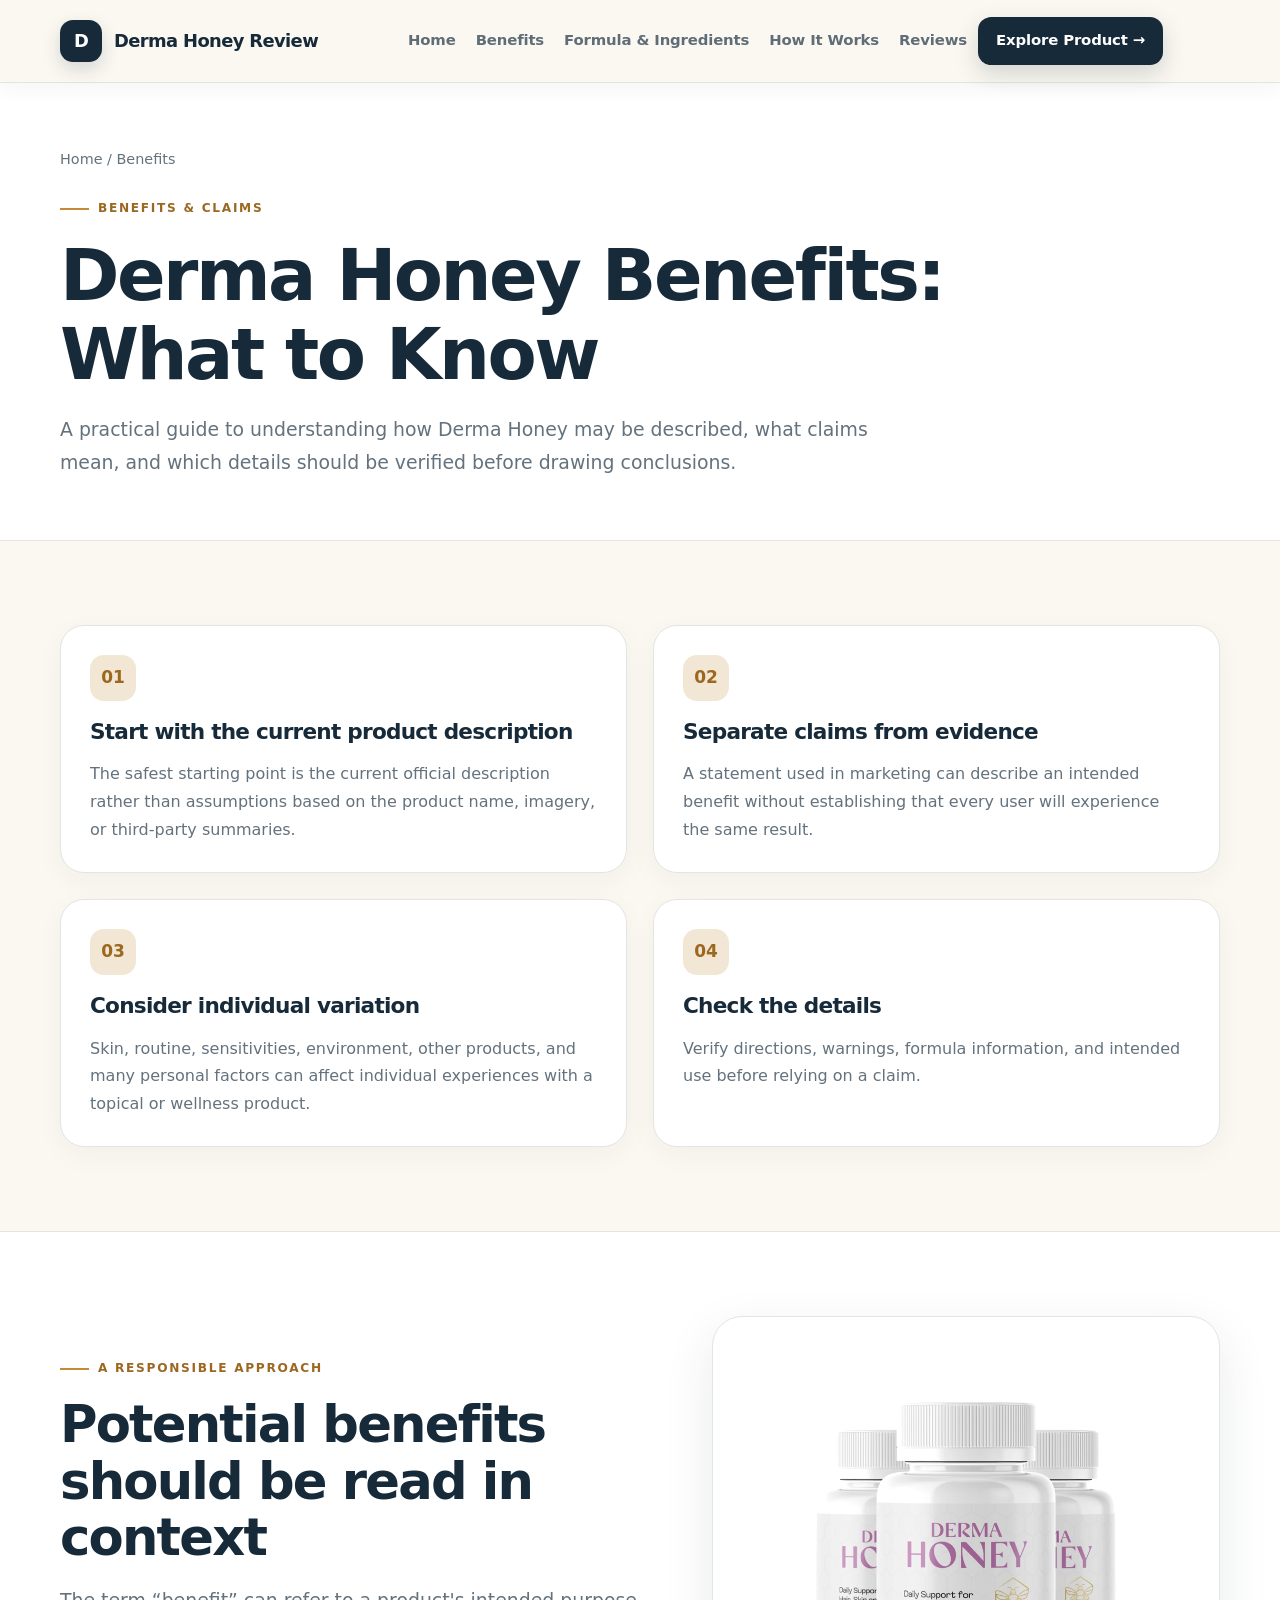
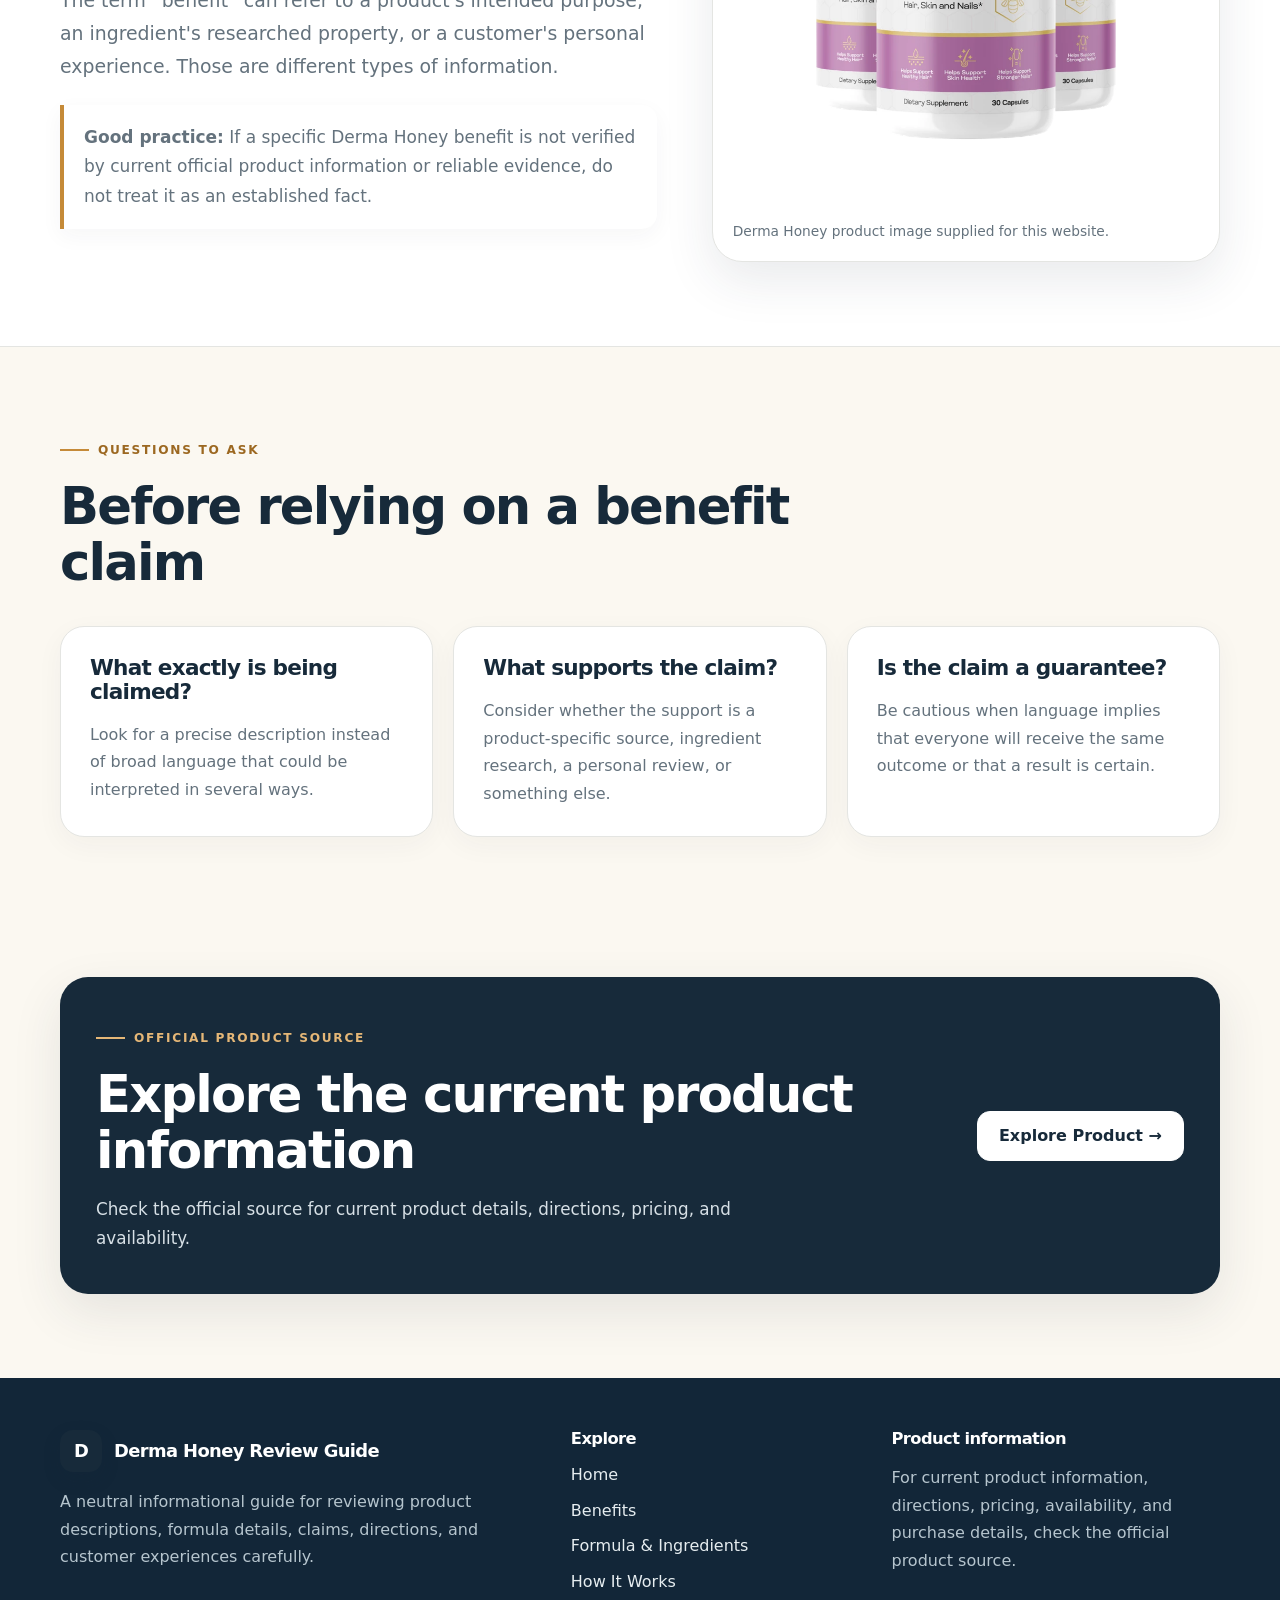
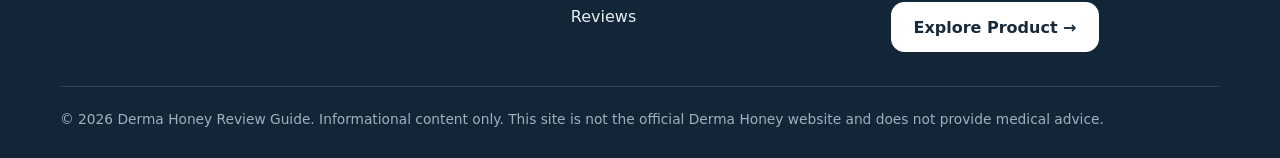
<file: benefits.html>
<!doctype html>
<html lang="en">
<head>
<meta charset="utf-8">
<meta name="viewport" content="width=device-width, initial-scale=1">
<title>Derma Honey Benefits: What to Know</title>
<meta name="description" content="Understand Derma Honey benefits and product claims with a neutral, informational review guide.">
<link rel="stylesheet" href="style.css">
</head>
<body>

<header class="site-header" aria-label="Derma Honey website header">
  <div class="container nav">
    <a class="brand" href="index.html"><span class="brand-mark">D</span><span>Derma Honey Review</span></a>
    <nav class="nav-links" aria-label="Primary navigation">
      <a href="index.html">Home</a>
      <a href="benefits.html">Benefits</a>
      <a href="formula.html">Formula &amp; Ingredients</a>
      <a href="how-it-works.html">How It Works</a>
      <a href="reviews.html">Reviews</a>
      <a class="header-cta" href="https://taptobuynow.com/dermahoney/" target="_blank" rel="noopener">Explore Product →</a>
    </nav>
  </div>
</header>


<main>
<section class="article-hero">
  <div class="container">
    <div class="breadcrumb"><a href="index.html">Home</a> / Benefits</div>
    <div class="eyebrow">Benefits &amp; claims</div>
    <h1>Derma Honey Benefits: What to Know</h1>
    <p class="lead">A practical guide to understanding how Derma Honey may be described, what claims mean, and which details should be verified before drawing conclusions.</p>
  </div>
</section>
<section class="section">
  <div class="container">
    <div class="grid-2">
      <article class="card"><div class="icon">01</div><h3>Start with the current product description</h3><p>The safest starting point is the current official description rather than assumptions based on the product name, imagery, or third-party summaries.</p></article>
      <article class="card"><div class="icon">02</div><h3>Separate claims from evidence</h3><p>A statement used in marketing can describe an intended benefit without establishing that every user will experience the same result.</p></article>
      <article class="card"><div class="icon">03</div><h3>Consider individual variation</h3><p>Skin, routine, sensitivities, environment, other products, and many personal factors can affect individual experiences with a topical or wellness product.</p></article>
      <article class="card"><div class="icon">04</div><h3>Check the details</h3><p>Verify directions, warnings, formula information, and intended use before relying on a claim.</p></article>
    </div>
  </div>
</section>
<section class="section image-section">
  <div class="container image-panel reverse">
    <div class="image-copy">
      <div class="eyebrow">A responsible approach</div>
      <h2>Potential benefits should be read in context</h2>
      <p class="lead">The term “benefit” can refer to a product's intended purpose, an ingredient's researched property, or a customer's personal experience. Those are different types of information.</p>
      <div class="note"><strong>Good practice:</strong> If a specific Derma Honey benefit is not verified by current official product information or reliable evidence, do not treat it as an established fact.</div>
    </div>
    <div class="image-box"><img src="[data-uri]" alt="Derma Honey product bottles"><div class="image-caption">Derma Honey product image supplied for this website.</div></div>
  </div>
</section>
<section class="section">
  <div class="container">
    <div class="section-head"><div class="eyebrow">Questions to ask</div><h2>Before relying on a benefit claim</h2></div>
    <div class="grid-3">
      <article class="card"><h3>What exactly is being claimed?</h3><p>Look for a precise description instead of broad language that could be interpreted in several ways.</p></article>
      <article class="card"><h3>What supports the claim?</h3><p>Consider whether the support is a product-specific source, ingredient research, a personal review, or something else.</p></article>
      <article class="card"><h3>Is the claim a guarantee?</h3><p>Be cautious when language implies that everyone will receive the same outcome or that a result is certain.</p></article>
    </div>
  </div>
</section>
<section class="section-tight"><div class="container callout"><div class="callout-grid"><div><div class="eyebrow">Official product source</div><h2>Explore the current product information</h2><p>Check the official source for current product details, directions, pricing, and availability.</p></div><div class="callout-action"><a class="btn btn-secondary" href="https://taptobuynow.com/dermahoney/" target="_blank" rel="noopener">Explore Product →</a></div></div></div></section>
</main>


<footer class="footer">
  <div class="container footer-grid">
    <div>
      <div class="brand"><span class="brand-mark">D</span><span>Derma Honey Review Guide</span></div>
      <p>A neutral informational guide for reviewing product descriptions, formula details, claims, directions, and customer experiences carefully.</p>
    </div>
    <div>
      <h3>Explore</h3>
      <div class="footer-nav">
        <a href="index.html">Home</a>
        <a href="benefits.html">Benefits</a>
        <a href="formula.html">Formula &amp; Ingredients</a>
        <a href="how-it-works.html">How It Works</a>
        <a href="reviews.html">Reviews</a>
      </div>
    </div>
    <div>
      <h3>Product information</h3>
      <p>For current product information, directions, pricing, availability, and purchase details, check the official product source.</p>
      <a class="btn btn-secondary" href="https://taptobuynow.com/dermahoney/" target="_blank" rel="noopener">Explore Product →</a>
    </div>
  </div>
  <div class="container copyright">© 2026 Derma Honey Review Guide. Informational content only. This site is not the official Derma Honey website and does not provide medical advice.</div>
</footer>

</body>
</html>
</file>
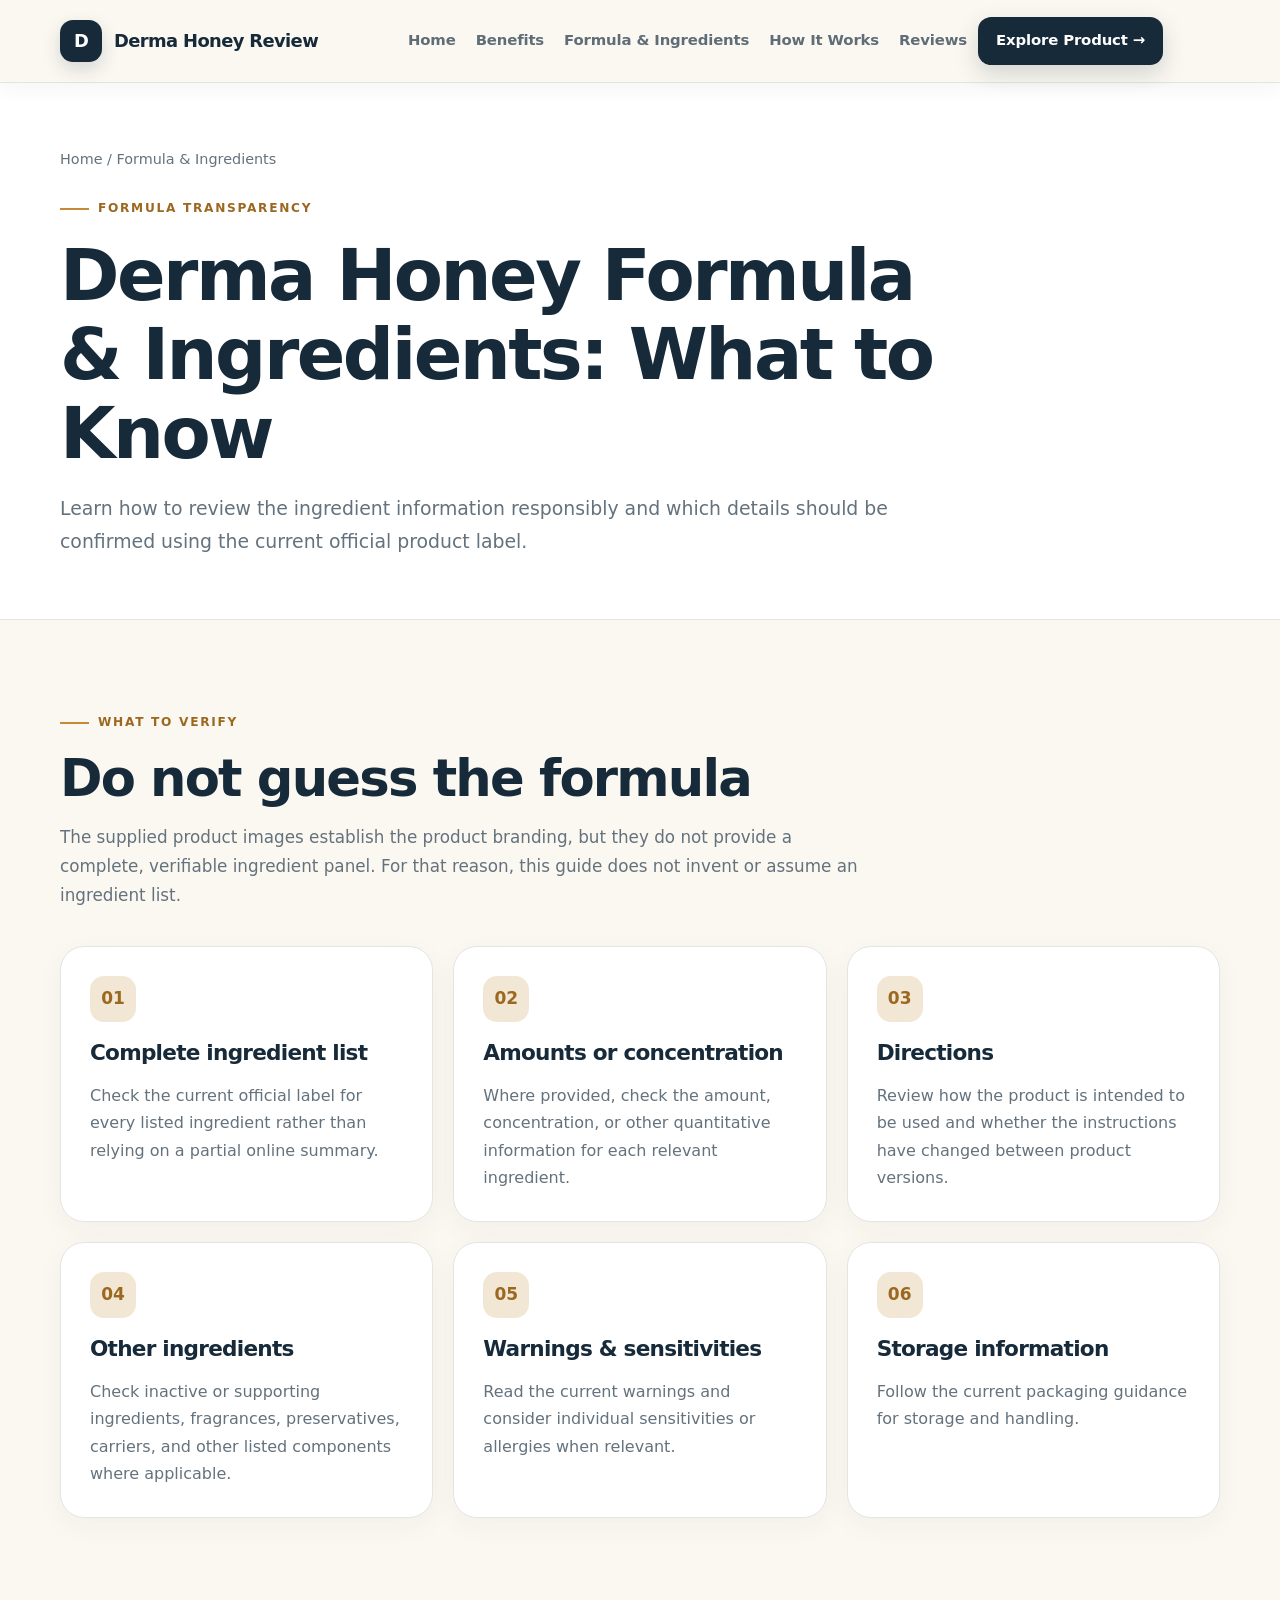
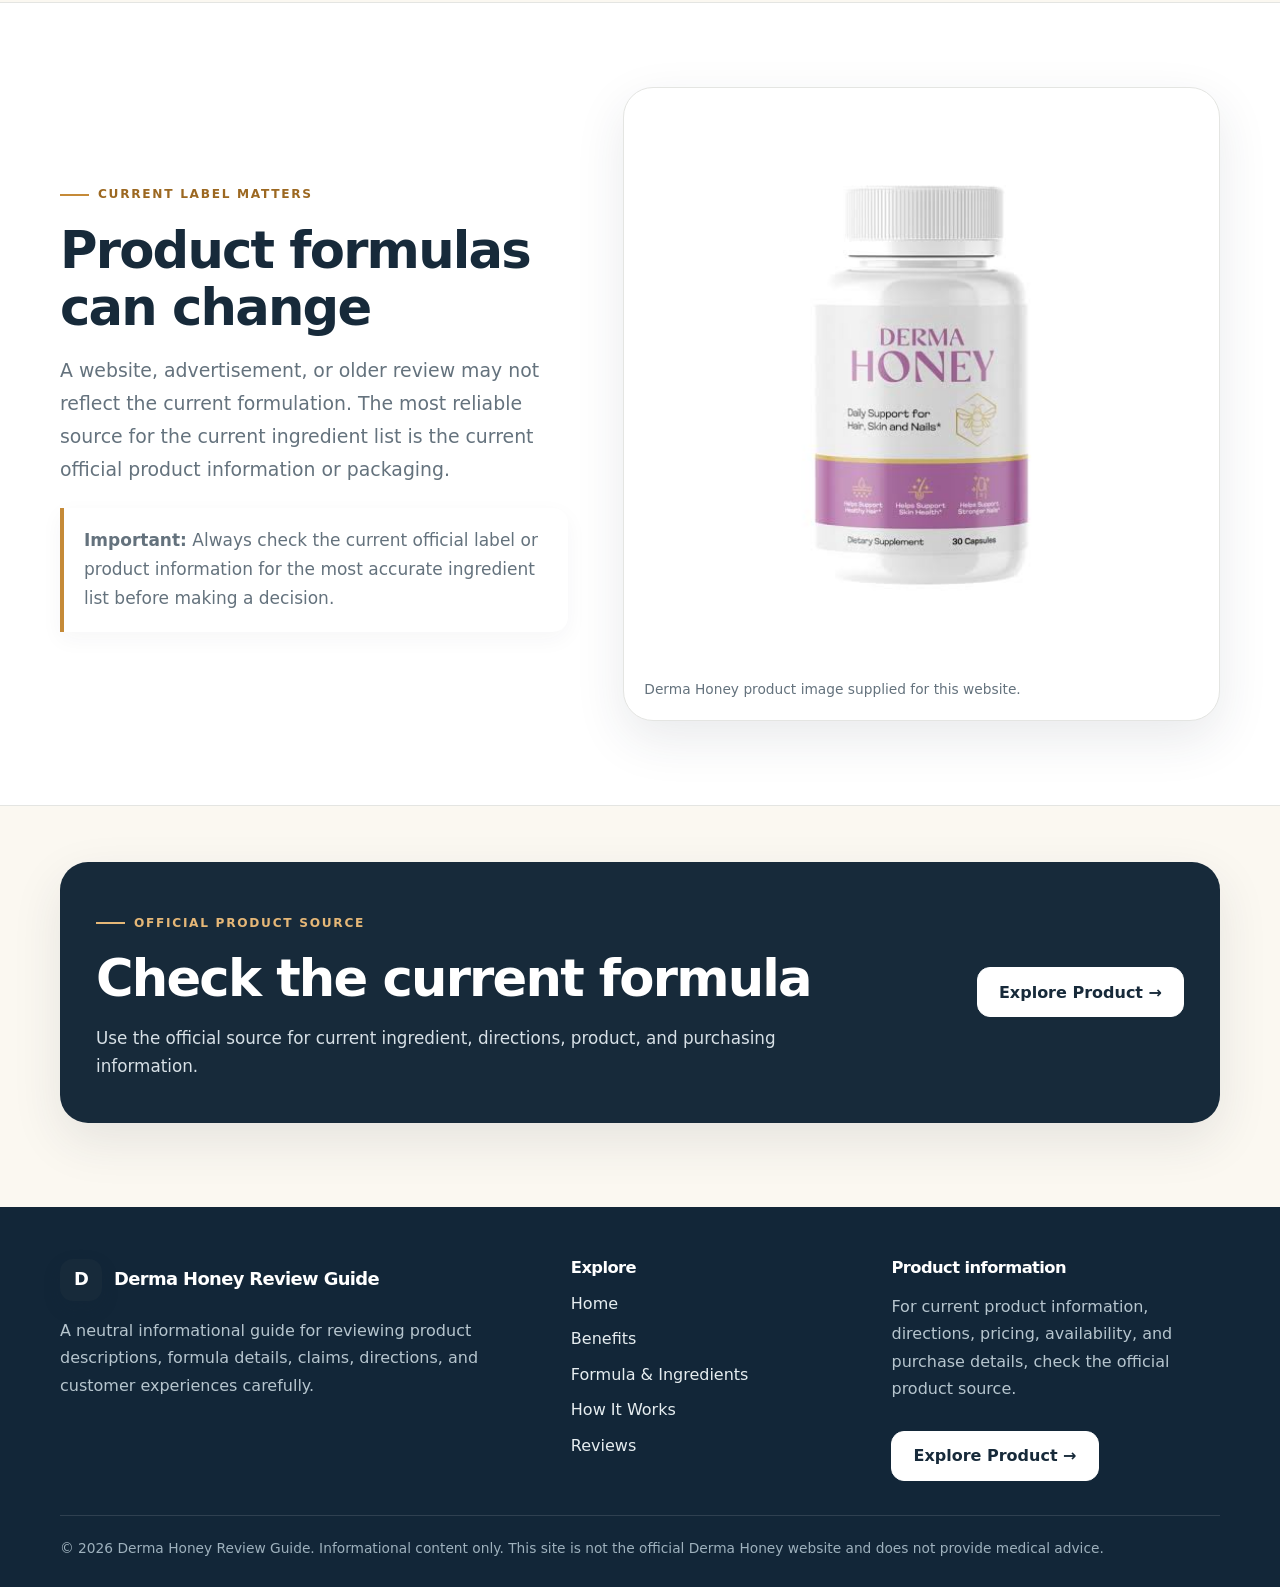
<file: formula.html>
<!doctype html>
<html lang="en">
<head>
<meta charset="utf-8">
<meta name="viewport" content="width=device-width, initial-scale=1">
<title>Derma Honey Formula &amp; Ingredients: What to Know</title>
<meta name="description" content="A neutral guide to reviewing Derma Honey formula and ingredient information without inventing unverified details.">
<link rel="stylesheet" href="style.css">
</head>
<body>

<header class="site-header" aria-label="Derma Honey website header">
  <div class="container nav">
    <a class="brand" href="index.html"><span class="brand-mark">D</span><span>Derma Honey Review</span></a>
    <nav class="nav-links" aria-label="Primary navigation">
      <a href="index.html">Home</a>
      <a href="benefits.html">Benefits</a>
      <a href="formula.html">Formula &amp; Ingredients</a>
      <a href="how-it-works.html">How It Works</a>
      <a href="reviews.html">Reviews</a>
      <a class="header-cta" href="https://taptobuynow.com/dermahoney/" target="_blank" rel="noopener">Explore Product →</a>
    </nav>
  </div>
</header>


<main>
<section class="article-hero">
  <div class="container">
    <div class="breadcrumb"><a href="index.html">Home</a> / Formula &amp; Ingredients</div>
    <div class="eyebrow">Formula transparency</div>
    <h1>Derma Honey Formula &amp; Ingredients: What to Know</h1>
    <p class="lead">Learn how to review the ingredient information responsibly and which details should be confirmed using the current official product label.</p>
  </div>
</section>
<section class="section">
  <div class="container">
    <div class="section-head"><div class="eyebrow">What to verify</div><h2>Do not guess the formula</h2><p>The supplied product images establish the product branding, but they do not provide a complete, verifiable ingredient panel. For that reason, this guide does not invent or assume an ingredient list.</p></div>
    <div class="grid-3">
      <article class="card"><div class="icon">01</div><h3>Complete ingredient list</h3><p>Check the current official label for every listed ingredient rather than relying on a partial online summary.</p></article>
      <article class="card"><div class="icon">02</div><h3>Amounts or concentration</h3><p>Where provided, check the amount, concentration, or other quantitative information for each relevant ingredient.</p></article>
      <article class="card"><div class="icon">03</div><h3>Directions</h3><p>Review how the product is intended to be used and whether the instructions have changed between product versions.</p></article>
      <article class="card"><div class="icon">04</div><h3>Other ingredients</h3><p>Check inactive or supporting ingredients, fragrances, preservatives, carriers, and other listed components where applicable.</p></article>
      <article class="card"><div class="icon">05</div><h3>Warnings &amp; sensitivities</h3><p>Read the current warnings and consider individual sensitivities or allergies when relevant.</p></article>
      <article class="card"><div class="icon">06</div><h3>Storage information</h3><p>Follow the current packaging guidance for storage and handling.</p></article>
    </div>
  </div>
</section>
<section class="section image-section">
  <div class="container image-panel">
    <div class="image-copy">
      <div class="eyebrow">Current label matters</div>
      <h2>Product formulas can change</h2>
      <p class="lead">A website, advertisement, or older review may not reflect the current formulation. The most reliable source for the current ingredient list is the current official product information or packaging.</p>
      <div class="note"><strong>Important:</strong> Always check the current official label or product information for the most accurate ingredient list before making a decision.</div>
    </div>
    <div class="image-box"><img src="[data-uri]" alt="Derma Honey bottle product image"><div class="image-caption">Derma Honey product image supplied for this website.</div></div>
  </div>
</section>
<section class="section-tight"><div class="container callout"><div class="callout-grid"><div><div class="eyebrow">Official product source</div><h2>Check the current formula</h2><p>Use the official source for current ingredient, directions, product, and purchasing information.</p></div><div class="callout-action"><a class="btn btn-secondary" href="https://taptobuynow.com/dermahoney/" target="_blank" rel="noopener">Explore Product →</a></div></div></div></section>
</main>


<footer class="footer">
  <div class="container footer-grid">
    <div>
      <div class="brand"><span class="brand-mark">D</span><span>Derma Honey Review Guide</span></div>
      <p>A neutral informational guide for reviewing product descriptions, formula details, claims, directions, and customer experiences carefully.</p>
    </div>
    <div>
      <h3>Explore</h3>
      <div class="footer-nav">
        <a href="index.html">Home</a>
        <a href="benefits.html">Benefits</a>
        <a href="formula.html">Formula &amp; Ingredients</a>
        <a href="how-it-works.html">How It Works</a>
        <a href="reviews.html">Reviews</a>
      </div>
    </div>
    <div>
      <h3>Product information</h3>
      <p>For current product information, directions, pricing, availability, and purchase details, check the official product source.</p>
      <a class="btn btn-secondary" href="https://taptobuynow.com/dermahoney/" target="_blank" rel="noopener">Explore Product →</a>
    </div>
  </div>
  <div class="container copyright">© 2026 Derma Honey Review Guide. Informational content only. This site is not the official Derma Honey website and does not provide medical advice.</div>
</footer>

</body>
</html>
</file>
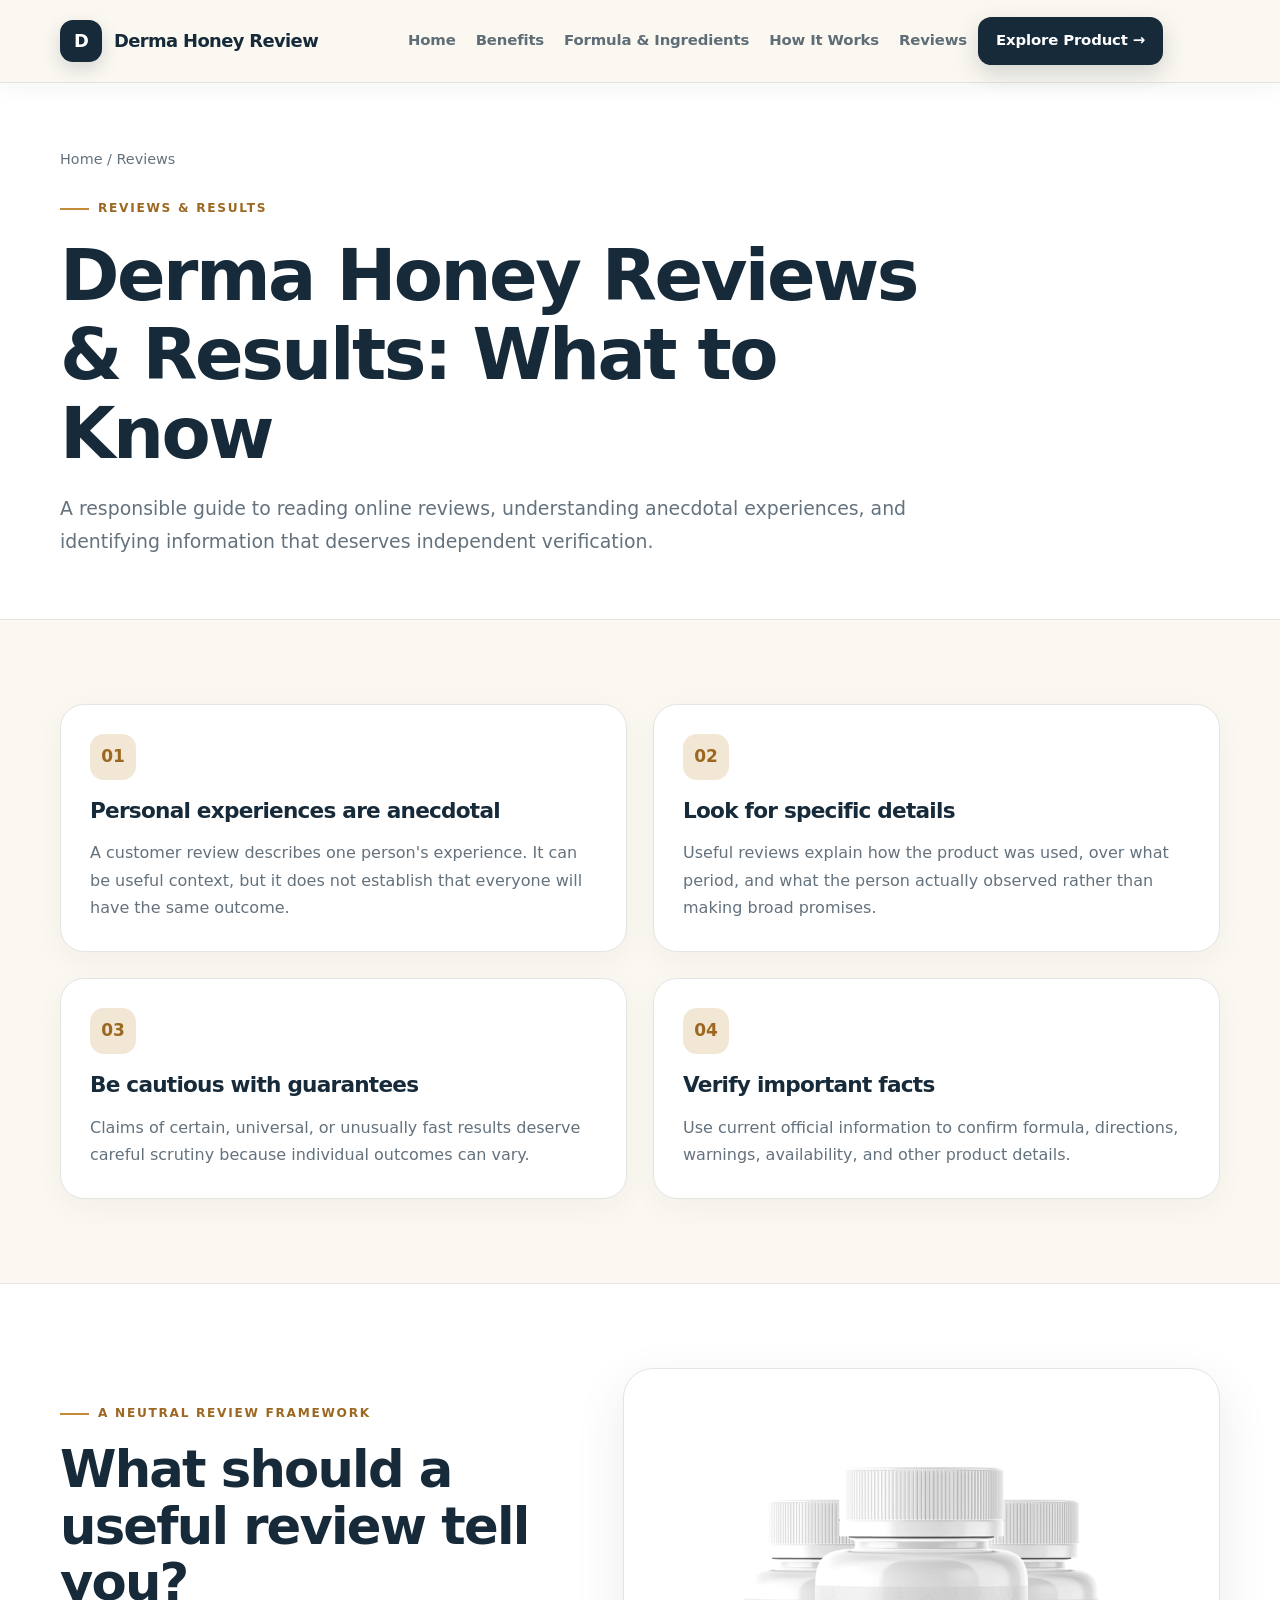
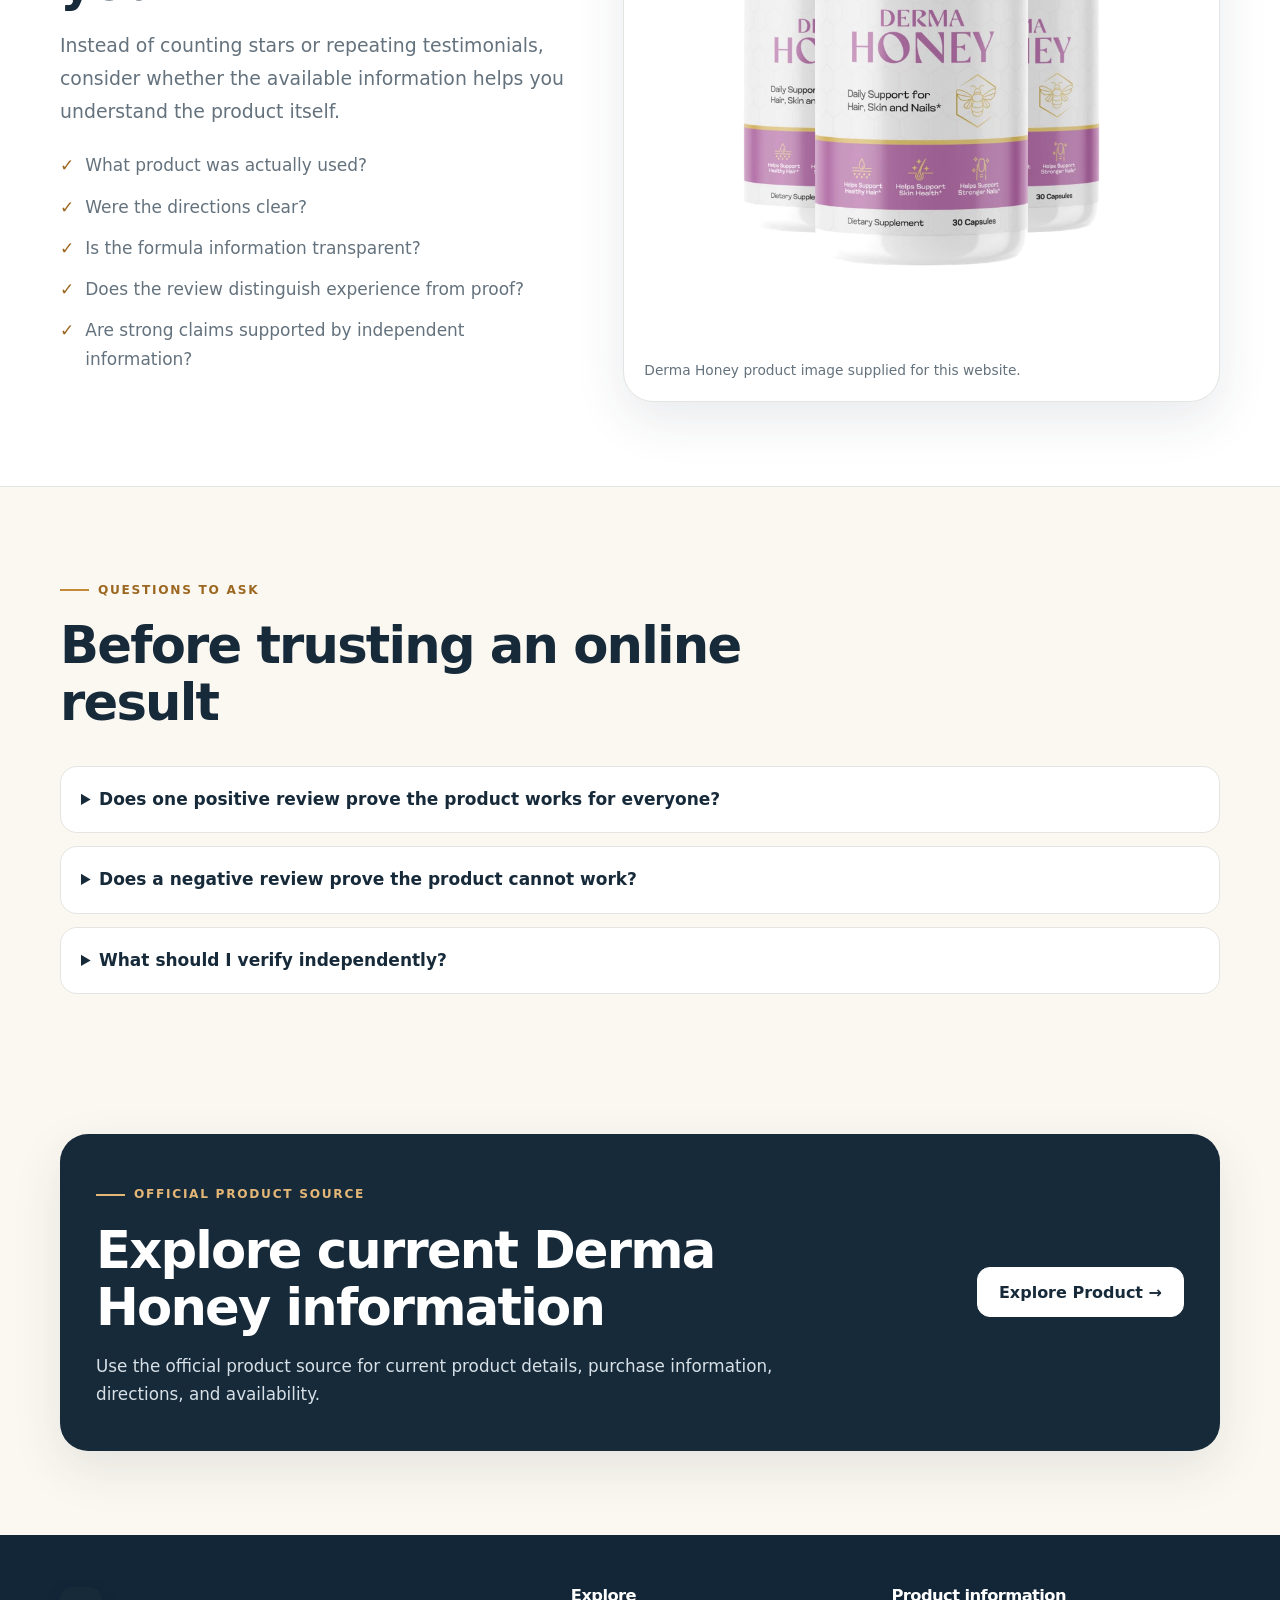
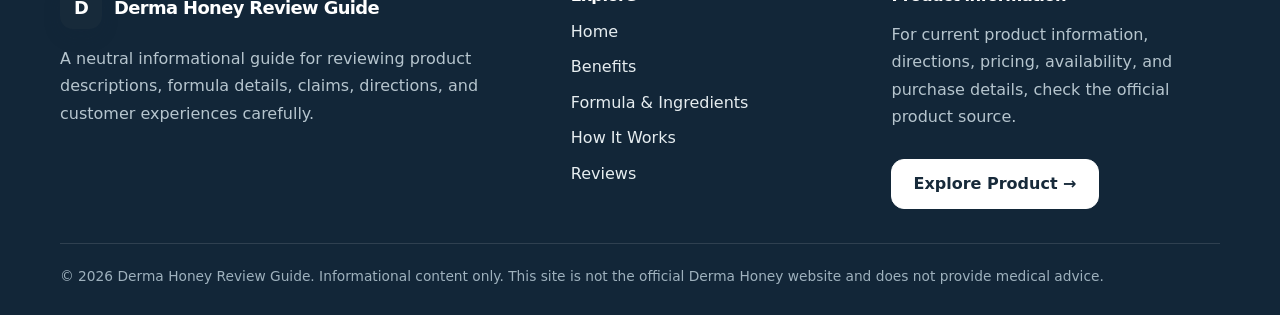
<file: reviews.html>
<!doctype html>
<html lang="en">
<head>
<meta charset="utf-8">
<meta name="viewport" content="width=device-width, initial-scale=1">
<title>Derma Honey Reviews &amp; Results: What to Know</title>
<meta name="description" content="A neutral guide to Derma Honey reviews and results, including how to evaluate customer experiences and product claims.">
<link rel="stylesheet" href="style.css">
</head>
<body>

<header class="site-header" aria-label="Derma Honey website header">
  <div class="container nav">
    <a class="brand" href="index.html"><span class="brand-mark">D</span><span>Derma Honey Review</span></a>
    <nav class="nav-links" aria-label="Primary navigation">
      <a href="index.html">Home</a>
      <a href="benefits.html">Benefits</a>
      <a href="formula.html">Formula &amp; Ingredients</a>
      <a href="how-it-works.html">How It Works</a>
      <a href="reviews.html">Reviews</a>
      <a class="header-cta" href="https://taptobuynow.com/dermahoney/" target="_blank" rel="noopener">Explore Product →</a>
    </nav>
  </div>
</header>


<main>
<section class="article-hero">
  <div class="container">
    <div class="breadcrumb"><a href="index.html">Home</a> / Reviews</div>
    <div class="eyebrow">Reviews &amp; results</div>
    <h1>Derma Honey Reviews &amp; Results: What to Know</h1>
    <p class="lead">A responsible guide to reading online reviews, understanding anecdotal experiences, and identifying information that deserves independent verification.</p>
  </div>
</section>
<section class="section">
  <div class="container">
    <div class="grid-2">
      <article class="card"><div class="icon">01</div><h3>Personal experiences are anecdotal</h3><p>A customer review describes one person's experience. It can be useful context, but it does not establish that everyone will have the same outcome.</p></article>
      <article class="card"><div class="icon">02</div><h3>Look for specific details</h3><p>Useful reviews explain how the product was used, over what period, and what the person actually observed rather than making broad promises.</p></article>
      <article class="card"><div class="icon">03</div><h3>Be cautious with guarantees</h3><p>Claims of certain, universal, or unusually fast results deserve careful scrutiny because individual outcomes can vary.</p></article>
      <article class="card"><div class="icon">04</div><h3>Verify important facts</h3><p>Use current official information to confirm formula, directions, warnings, availability, and other product details.</p></article>
    </div>
  </div>
</section>
<section class="section image-section">
  <div class="container image-panel">
    <div class="image-copy">
      <div class="eyebrow">A neutral review framework</div>
      <h2>What should a useful review tell you?</h2>
      <p class="lead">Instead of counting stars or repeating testimonials, consider whether the available information helps you understand the product itself.</p>
      <ul class="checklist">
        <li>What product was actually used?</li>
        <li>Were the directions clear?</li>
        <li>Is the formula information transparent?</li>
        <li>Does the review distinguish experience from proof?</li>
        <li>Are strong claims supported by independent information?</li>
      </ul>
    </div>
    <div class="image-box"><img src="[data-uri]" alt="Derma Honey product bottles"><div class="image-caption">Derma Honey product image supplied for this website.</div></div>
  </div>
</section>
<section class="section">
  <div class="container">
    <div class="section-head"><div class="eyebrow">Questions to ask</div><h2>Before trusting an online result</h2></div>
    <div class="faq">
      <details><summary>Does one positive review prove the product works for everyone?</summary><p>No. It describes an individual experience and should be treated as anecdotal information.</p></details>
      <details><summary>Does a negative review prove the product cannot work?</summary><p>No. Individual experiences vary, and a single review does not establish a universal outcome either.</p></details>
      <details><summary>What should I verify independently?</summary><p>Check the current product description, formula, directions, warnings, pricing, availability, and any important claim that affects your decision.</p></details>
    </div>
  </div>
</section>
<section class="section-tight"><div class="container callout"><div class="callout-grid"><div><div class="eyebrow">Official product source</div><h2>Explore current Derma Honey information</h2><p>Use the official product source for current product details, purchase information, directions, and availability.</p></div><div class="callout-action"><a class="btn btn-secondary" href="https://taptobuynow.com/dermahoney/" target="_blank" rel="noopener">Explore Product →</a></div></div></div></section>
</main>


<footer class="footer">
  <div class="container footer-grid">
    <div>
      <div class="brand"><span class="brand-mark">D</span><span>Derma Honey Review Guide</span></div>
      <p>A neutral informational guide for reviewing product descriptions, formula details, claims, directions, and customer experiences carefully.</p>
    </div>
    <div>
      <h3>Explore</h3>
      <div class="footer-nav">
        <a href="index.html">Home</a>
        <a href="benefits.html">Benefits</a>
        <a href="formula.html">Formula &amp; Ingredients</a>
        <a href="how-it-works.html">How It Works</a>
        <a href="reviews.html">Reviews</a>
      </div>
    </div>
    <div>
      <h3>Product information</h3>
      <p>For current product information, directions, pricing, availability, and purchase details, check the official product source.</p>
      <a class="btn btn-secondary" href="https://taptobuynow.com/dermahoney/" target="_blank" rel="noopener">Explore Product →</a>
    </div>
  </div>
  <div class="container copyright">© 2026 Derma Honey Review Guide. Informational content only. This site is not the official Derma Honey website and does not provide medical advice.</div>
</footer>

</body>
</html>
</file>
<file: style.css>
:root{
  --ink:#263746;
  --ink-dark:#172a3a;
  --honey:#c58a38;
  --honey-dark:#9c6821;
  --cream:#fbf8f1;
  --cream-2:#f4eee3;
  --paper:#fff;
  --muted:#64727d;
  --line:#e4e5e2;
  --soft:#f2e7d5;
  --shadow:0 18px 50px rgba(35,52,64,.10);
  --radius:24px;
}
*{box-sizing:border-box}
html{scroll-behavior:smooth}
body{
  margin:0;
  color:var(--ink);
  background:var(--cream);
  font-family:Inter,ui-sans-serif,system-ui,-apple-system,BlinkMacSystemFont,"Segoe UI",Roboto,Arial,sans-serif;
  font-size:17px;
  line-height:1.72;
}
img{max-width:100%;display:block}
a{color:inherit}
.container{width:min(1160px,92%);margin:0 auto}
.site-header{
  position:sticky;
  top:0;
  z-index:50;
  background:rgba(251,248,241,.98);
  backdrop-filter:blur(16px);
  border-bottom:1px solid rgba(38,55,70,.10);
  box-shadow:0 4px 22px rgba(23,42,58,.05);
}
.nav{
  min-height:82px;
  display:flex;
  align-items:center;
  justify-content:space-between;
  gap:24px;
}
.brand{
  flex:0 0 auto;
  text-decoration:none;
  display:flex;
  align-items:center;
  gap:12px;
  color:var(--ink-dark);
  font-weight:850;
  font-size:1.12rem;
  letter-spacing:-.035em;
  white-space:nowrap;
}
.brand-mark{
  width:42px;
  height:42px;
  border-radius:13px;
  background:var(--ink-dark);
  color:#fff;
  display:grid;
  place-items:center;
  font-weight:900;
  box-shadow:0 7px 18px rgba(18,38,56,.16);
}
.nav-links{
  flex:1 1 auto;
  display:flex;
  align-items:center;
  justify-content:center;
  gap:2px;
  min-width:0;
}
.nav-links a{
  text-decoration:none;
  color:#5f6d77;
  font-size:.93rem;
  font-weight:760;
  letter-spacing:-.01em;
  padding:10px 9px;
  border-radius:10px;
  white-space:nowrap;
  transition:color .2s,background .2s,transform .2s;
}
.nav-links a:hover{
  color:var(--ink-dark);
  background:#fff;
  transform:translateY(-1px);
}
.header-cta{
  flex:0 0 auto;
  min-width:166px;
  min-height:48px;
  display:inline-flex!important;
  align-items:center;
  justify-content:center;
  background:var(--ink-dark)!important;
  color:#fff!important;
  padding:0 18px!important;
  border-radius:13px!important;
  box-shadow:0 9px 23px rgba(23,42,58,.18);
}
.header-cta:hover{
  background:#0e1e2b!important;
  color:#fff!important;
  transform:translateY(-2px)!important;
  box-shadow:0 12px 28px rgba(23,42,58,.22);
}

.hero{
  padding:78px 0 66px;
  background:
    radial-gradient(circle at 82% 15%,rgba(197,138,56,.18),transparent 29%),
    linear-gradient(180deg,#fff 0%,var(--cream) 100%);
}
.hero-grid{display:grid;grid-template-columns:1.03fr .97fr;gap:58px;align-items:center}
.eyebrow{
  display:inline-flex;align-items:center;gap:9px;text-transform:uppercase;
  letter-spacing:.14em;font-size:.76rem;font-weight:900;color:var(--honey-dark);margin-bottom:17px
}
.eyebrow:before{content:"";width:29px;height:2px;background:var(--honey)}
h1,h2,h3{line-height:1.1;letter-spacing:-.035em;margin:0 0 17px;color:var(--ink-dark)}
h1{font-size:clamp(2.7rem,5.6vw,5.1rem)}
h2{font-size:clamp(2rem,4vw,3.2rem)}
h3{font-size:1.35rem}
.lead{font-size:1.18rem;line-height:1.75;color:var(--muted);max-width:720px}
.hero-actions{display:flex;gap:12px;flex-wrap:wrap;margin:28px 0 18px}
.btn{
  min-height:50px;padding:0 21px;border-radius:13px;
  display:inline-flex;align-items:center;justify-content:center;gap:8px;
  text-decoration:none;font-size:1rem;font-weight:850;border:1px solid transparent;
  transition:transform .2s,background .2s,border-color .2s;
}
.btn-primary{background:var(--ink-dark);color:#fff;box-shadow:0 10px 25px rgba(23,42,58,.17)}
.btn-primary:hover{background:#0e1e2b;transform:translateY(-2px)}
.btn-secondary{background:#fff;color:var(--ink-dark);border-color:var(--line)}
.btn-secondary:hover{border-color:#cbd0d0;transform:translateY(-2px)}
.disclaimer{
  font-size:1rem;line-height:1.75;color:var(--muted);max-width:780px
}
.hero-image,.image-box{
  background:#fff;border:1px solid var(--line);border-radius:30px;padding:16px;box-shadow:var(--shadow)
}
.hero-image img,.image-box img{width:100%;border-radius:22px}
.section{padding:84px 0}
.section-tight{padding:56px 0}
.section-head{max-width:820px;margin-bottom:36px}
.section-head p{margin:0;color:var(--muted);font-size:1.05rem}
.grid-3{display:grid;grid-template-columns:repeat(3,1fr);gap:20px}
.grid-2{display:grid;grid-template-columns:repeat(2,1fr);gap:26px}
.card{
  background:#fff;border:1px solid var(--line);border-radius:var(--radius);
  padding:29px;box-shadow:0 8px 28px rgba(35,52,64,.045)
}
.card p{margin:0;color:var(--muted);font-size:1rem}
.icon{
  width:46px;height:46px;border-radius:14px;background:var(--soft);
  display:grid;place-items:center;color:var(--honey-dark);font-weight:900;margin-bottom:19px
}
.image-section{background:#fff;border-top:1px solid var(--line);border-bottom:1px solid var(--line)}
.image-panel{display:grid;grid-template-columns:.92fr 1.08fr;gap:55px;align-items:center}
.image-panel.reverse{grid-template-columns:1.08fr .92fr}
.image-panel.reverse .image-copy{order:1}
.image-panel.reverse .image-box{order:2}
.image-caption{font-size:.86rem;color:var(--muted);padding:12px 4px 2px}
.note{
  margin-top:22px;border-left:4px solid var(--honey);background:#fff;
  border-radius:0 15px 15px 0;padding:18px 20px;color:var(--muted);box-shadow:0 7px 22px rgba(35,52,64,.045)
}
.checklist{list-style:none;padding:0;margin:23px 0 0;display:grid;gap:12px}
.checklist li{display:flex;gap:11px;color:var(--muted)}
.checklist li:before{content:"✓";font-weight:900;color:var(--honey-dark)}
.pill-row{display:flex;gap:10px;flex-wrap:wrap;margin-top:22px}
.pill{background:#fff;border:1px solid var(--line);border-radius:999px;padding:8px 13px;font-size:.9rem;font-weight:750;color:var(--muted)}
.steps{display:grid;gap:16px}
.step{display:grid;grid-template-columns:58px 1fr;gap:18px;padding:24px;background:#fff;border:1px solid var(--line);border-radius:20px}
.step-num{width:50px;height:50px;border-radius:15px;background:var(--ink-dark);color:#fff;display:grid;place-items:center;font-weight:900}
.step h3{margin-bottom:7px}.step p{margin:0;color:var(--muted)}
.callout{
  padding:42px 36px;border-radius:28px;background:var(--ink-dark);color:#fff;box-shadow:var(--shadow)
}
.callout-grid{display:grid;grid-template-columns:1.45fr .55fr;gap:30px;align-items:center}
.callout h2{color:#fff}.callout p{color:#d7e0e6;font-size:1.05rem;line-height:1.7;margin:0;max-width:700px}
.callout .eyebrow{color:#e5b777}.callout .eyebrow:before{background:#e5b777}
.callout-action{display:flex;justify-content:flex-end;align-items:center}
.callout .btn-secondary{background:#fff;color:var(--ink-dark);border-color:#fff;min-width:190px}
.footer{background:#122638;color:#dce5ea;padding:52px 0 26px;margin-top:28px}
.footer-grid{display:grid;grid-template-columns:1.35fr .8fr .95fr;gap:44px}
.footer .brand{color:#fff}.footer p{color:#b6c5ce;font-size:1rem}
.footer h3{color:#fff;font-size:1.02rem;margin-bottom:13px}
.footer-nav{display:grid;gap:8px}.footer-nav a{color:#e6edf0;text-decoration:none;font-size:1rem}
.footer-nav a:hover{text-decoration:underline}
.footer .btn-secondary{margin-top:12px;background:#fff;color:var(--ink-dark);border-color:#fff}
.copyright{border-top:1px solid rgba(255,255,255,.12);margin-top:34px;padding-top:21px;color:#9eb1bd;font-size:.86rem}
.breadcrumb{font-size:.9rem;color:var(--muted);margin-bottom:18px}.breadcrumb a{text-decoration:none}
.article-hero{padding:64px 0 42px;background:#fff;border-bottom:1px solid var(--line)}
.article-hero h1{max-width:900px}.article-hero .lead{max-width:850px}
.faq{display:grid;gap:13px}.faq details{background:#fff;border:1px solid var(--line);border-radius:17px;padding:18px 20px}.faq summary{cursor:pointer;font-weight:800;color:var(--ink-dark)}
@media(max-width:1050px){
  .nav{gap:12px}
  .nav-links a{font-size:.84rem;padding:9px 6px}
  .header-cta{min-width:145px}
}
@media(max-width:820px){
  .nav{
    min-height:76px;
    flex-wrap:wrap;
    padding:10px 0 8px;
  }
  .brand{order:1}
  .header-cta{order:2}
  .nav-links{
    order:3;
    flex-basis:100%;
    overflow-x:auto;
    justify-content:flex-start;
    padding:2px 0 7px;
    scrollbar-width:none;
  }
  .nav-links::-webkit-scrollbar{display:none}
}
@media(max-width:720px){
  body{font-size:16px}
  .nav{
    min-height:68px;
    flex-wrap:nowrap;
    padding:9px 0;
  }
  .brand{font-size:.98rem;gap:9px}
  .brand-mark{width:38px;height:38px;border-radius:11px}
  .nav-links{display:none}
  .header-cta{
    min-width:140px;
    min-height:43px;
    font-size:.88rem!important;
    padding:0 11px!important;
  }
  .hero{padding:53px 0 45px}
  .section{padding:62px 0}
  h1{font-size:2.55rem}
  .lead{font-size:1.08rem}
  .card p,.section-head p,.note,.callout p{font-size:.98rem}
  .callout{padding:31px 24px}
  .callout .btn-secondary{min-width:180px}
}
</file>
